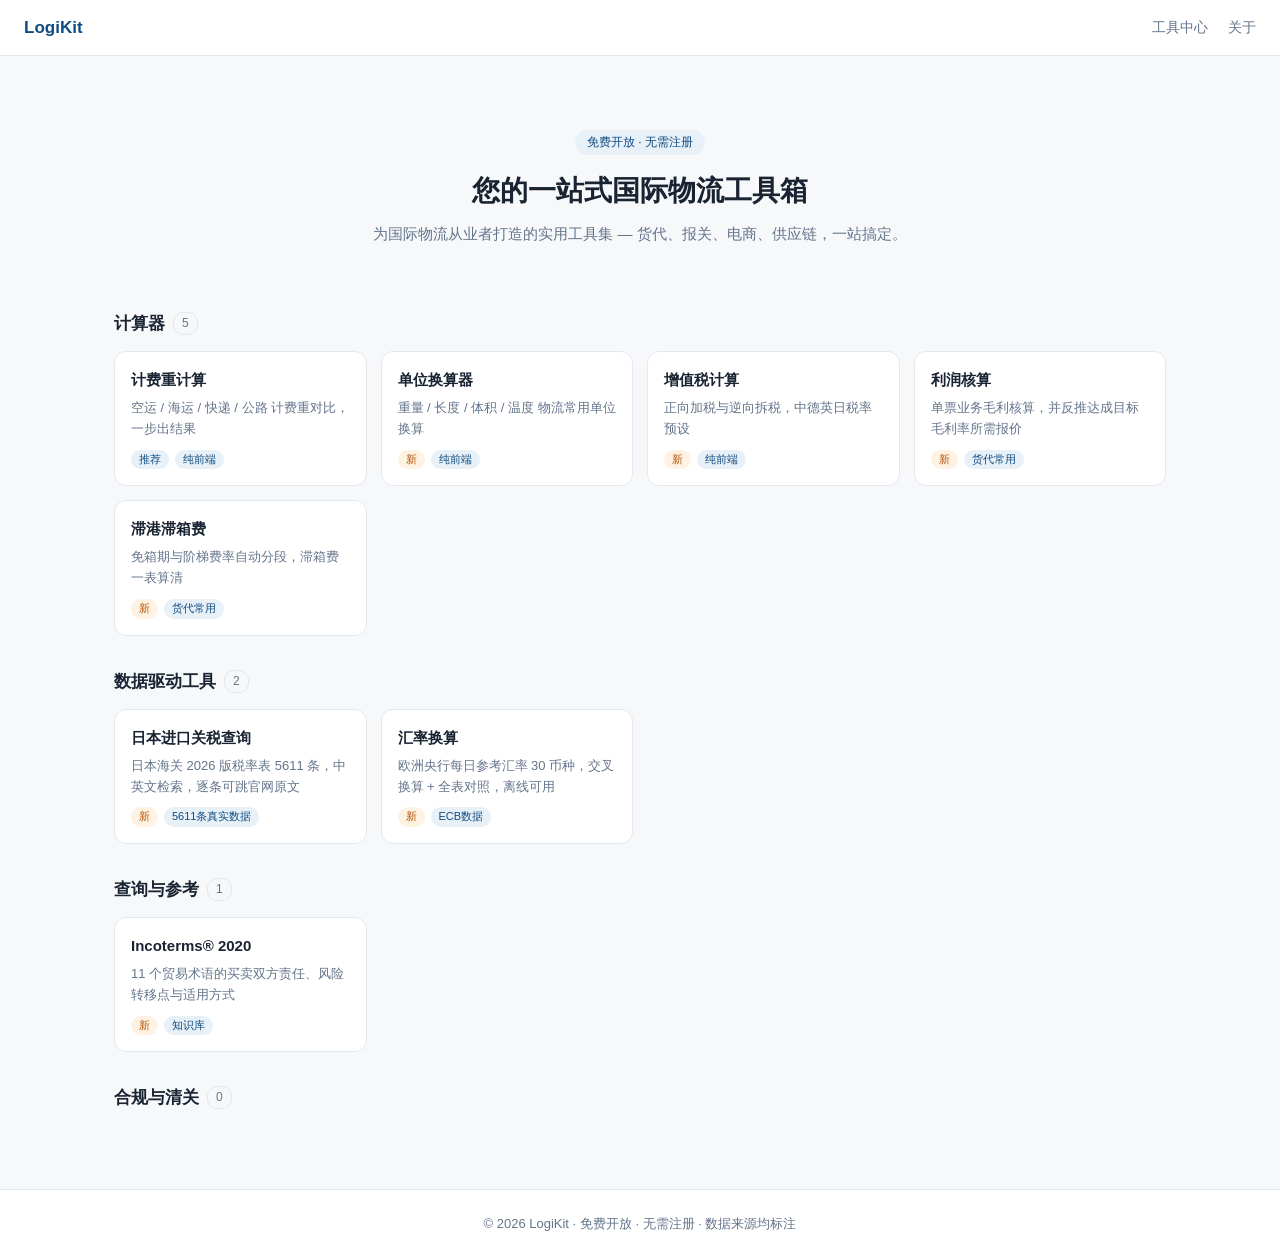
<file: index.html>
<!DOCTYPE html>
<html lang="zh">
<head>
<meta charset="UTF-8">
<meta name="viewport" content="width=device-width, initial-scale=1.0">
<title>工具中心 — LogiKit</title>
<meta name="description" content="为国际物流从业者打造的实用工具集 — 货代、报关、电商、供应链。">
<link rel="stylesheet" href="assets/css/style.css">
</head>
<body>
<div id="nav-mount"></div>

<main>
  <section class="hero">
    <div class="badge">免费开放 · 无需注册</div>
    <h1>您的一站式国际物流工具箱</h1>
    <p>为国际物流从业者打造的实用工具集 — 货代、报关、电商、供应链，一站搞定。</p>
  </section>

  <h2 class="cat-title">计算器 <span class="count">5</span></h2>
  <div class="tool-grid">
    <a class="tool-card" href="tools/charge-weight.html?lang=zh">
      <div class="t-name">计费重计算</div>
      <div class="t-desc">空运 / 海运 / 快递 / 公路 计费重对比，一步出结果</div>
      <div class="t-tags"><span class="tag">推荐</span><span class="tag">纯前端</span></div>
    </a>
    <a class="tool-card" href="tools/unit-converter.html?lang=zh">
      <div class="t-name">单位换算器</div>
      <div class="t-desc">重量 / 长度 / 体积 / 温度 物流常用单位换算</div>
      <div class="t-tags"><span class="tag new">新</span><span class="tag">纯前端</span></div>
    </a>
    <a class="tool-card" href="tools/vat-calc.html?lang=zh">
      <div class="t-name">增值税计算</div>
      <div class="t-desc">正向加税与逆向拆税，中德英日税率预设</div>
      <div class="t-tags"><span class="tag new">新</span><span class="tag">纯前端</span></div>
    </a>
    <a class="tool-card" href="tools/profit-calc.html?lang=zh">
      <div class="t-name">利润核算</div>
      <div class="t-desc">单票业务毛利核算，并反推达成目标毛利率所需报价</div>
      <div class="t-tags"><span class="tag new">新</span><span class="tag">货代常用</span></div>
    </a>
    <a class="tool-card" href="tools/demurrage-calc.html?lang=zh">
      <div class="t-name">滞港滞箱费</div>
      <div class="t-desc">免箱期与阶梯费率自动分段，滞箱费一表算清</div>
      <div class="t-tags"><span class="tag new">新</span><span class="tag">货代常用</span></div>
    </a>
  </div>

  <h2 class="cat-title">数据驱动工具 <span class="count">2</span></h2>
  <div class="tool-grid">
    <a class="tool-card" href="tools/jp-tariff.html?lang=zh">
      <div class="t-name">日本进口关税查询</div>
      <div class="t-desc">日本海关 2026 版税率表 5611 条，中英文检索，逐条可跳官网原文</div>
      <div class="t-tags"><span class="tag new">新</span><span class="tag">5611条真实数据</span></div>
    </a>
    <a class="tool-card" href="tools/forex.html?lang=zh">
      <div class="t-name">汇率换算</div>
      <div class="t-desc">欧洲央行每日参考汇率 30 币种，交叉换算 + 全表对照，离线可用</div>
      <div class="t-tags"><span class="tag new">新</span><span class="tag">ECB数据</span></div>
    </a>
  </div>

  <h2 class="cat-title">查询与参考 <span class="count">1</span></h2>
  <div class="tool-grid">
    <a class="tool-card" href="tools/incoterms.html?lang=zh">
      <div class="t-name">Incoterms® 2020</div>
      <div class="t-desc">11 个贸易术语的买卖双方责任、风险转移点与适用方式</div>
      <div class="t-tags"><span class="tag new">新</span><span class="tag">知识库</span></div>
    </a>
    <!-- 下一个：中国HS编码查询（ETL 管线，对标 hscode-v3） -->
  </div>

  <h2 class="cat-title">合规与清关 <span class="count">0</span></h2>
  <div class="tool-grid">
    <!-- 下一个：中国HS编码查询（ETL 管线，对标 hscode-v3） -->
  </div>
</main>

<div id="footer-mount"></div>
<script src="assets/js/nav.js"></script>
</body>
</html>
</file>
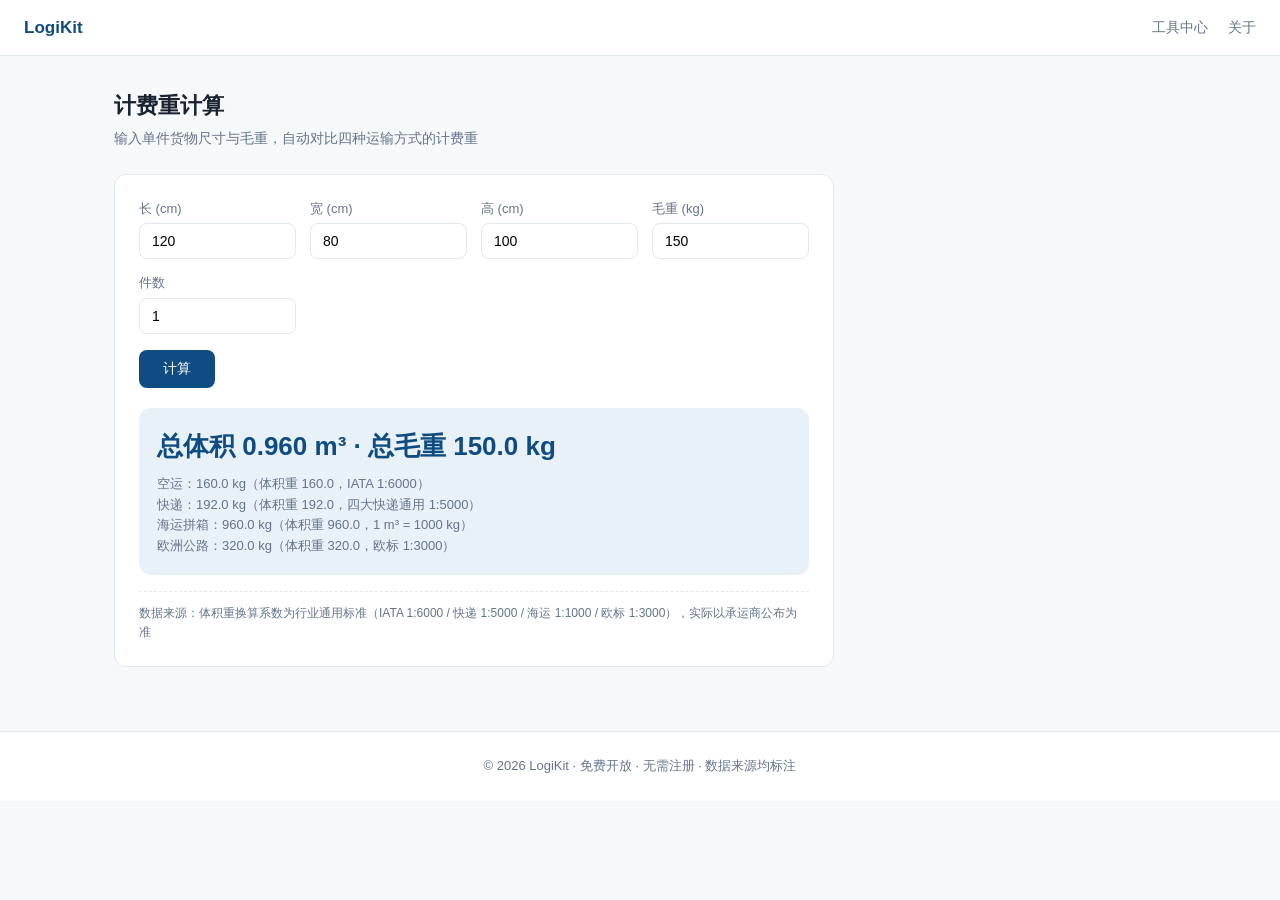
<file: tools/charge-weight.html>
<!DOCTYPE html>
<html lang="zh">
<head>
<meta charset="UTF-8">
<meta name="viewport" content="width=device-width, initial-scale=1.0">
<title>计费重计算 — LogiKit</title>
<meta name="description" content="空运/海运/快递/公路计费重计算器，输入尺寸毛重一步对比四种运输方式。">
<link rel="stylesheet" href="../assets/css/style.css">
</head>
<body>
<div id="nav-mount"></div>

<main class="tool-page">
  <h1>计费重计算</h1>
  <p class="sub">输入单件货物尺寸与毛重，自动对比四种运输方式的计费重</p>

  <div class="tool-panel">
    <div class="form-row">
      <div>
        <label>长 (cm)</label>
        <input type="number" id="len" value="120" min="0" step="0.1">
      </div>
      <div>
        <label>宽 (cm)</label>
        <input type="number" id="wid" value="80" min="0" step="0.1">
      </div>
      <div>
        <label>高 (cm)</label>
        <input type="number" id="hgt" value="100" min="0" step="0.1">
      </div>
      <div>
        <label>毛重 (kg)</label>
        <input type="number" id="wt" value="150" min="0" step="0.1">
      </div>
      <div>
        <label>件数</label>
        <input type="number" id="qty" value="1" min="1" step="1">
      </div>
    </div>
    <button class="btn" id="calc">计算</button>

    <div class="result-box" id="result">
      <div class="r-main" id="rMain"></div>
      <div class="r-detail" id="rDetail"></div>
    </div>

    <div class="data-source-note"></div>
  </div>
</main>

<div id="footer-mount"></div>
<script src="../assets/js/nav.js"></script>
<script>
// 体积重换算系数（行业通用标准）
var MODES = [
  { name: '空运',      div: 6000, note: 'IATA 1:6000' },
  { name: '快递',      div: 5000, note: '四大快递通用 1:5000' },
  { name: '海运拼箱',  div: 1000, note: '1 m³ = 1000 kg' },
  { name: '欧洲公路',  div: 3000, note: '欧标 1:3000' }
];

function calc() {
  var l = +document.getElementById('len').value || 0,
      w = +document.getElementById('wid').value || 0,
      h = +document.getElementById('hgt').value || 0,
      gw = +document.getElementById('wt').value || 0,
      q = Math.max(1, +document.getElementById('qty').value || 1);

  if (!l || !w || !h || !gw) { alert('请填写完整的尺寸和毛重'); return; }

  var volPer = l * w * h / 1e6;                 // 单件体积 m³
  var totalGW = gw * q, totalVol = volPer * q;  // 合计毛重 / 合计体积
  var lines = [];

  MODES.forEach(function (m) {
    var volW = totalVol * 1e6 / m.div;          // 该方式的体积重
    var cw = Math.max(totalGW, volW);           // 计费重 = max(毛重, 体积重)
    lines.push(m.name + '：' + cw.toFixed(1) + ' kg（体积重 ' + volW.toFixed(1) + '，' + m.note + '）');
  });

  document.getElementById('rMain').textContent =
    '总体积 ' + totalVol.toFixed(3) + ' m³ · 总毛重 ' + totalGW.toFixed(1) + ' kg';
  document.getElementById('rDetail').innerHTML = lines.join('<br>');
  document.getElementById('result').classList.add('show');
}

document.getElementById('calc').addEventListener('click', calc);
calc(); // 首次自动计算，便于用户直接看到效果

window.ockSetSource && window.ockSetSource('体积重换算系数为行业通用标准（IATA 1:6000 / 快递 1:5000 / 海运 1:1000 / 欧标 1:3000），实际以承运商公布为准');
</script>
</body>
</html>
</file>
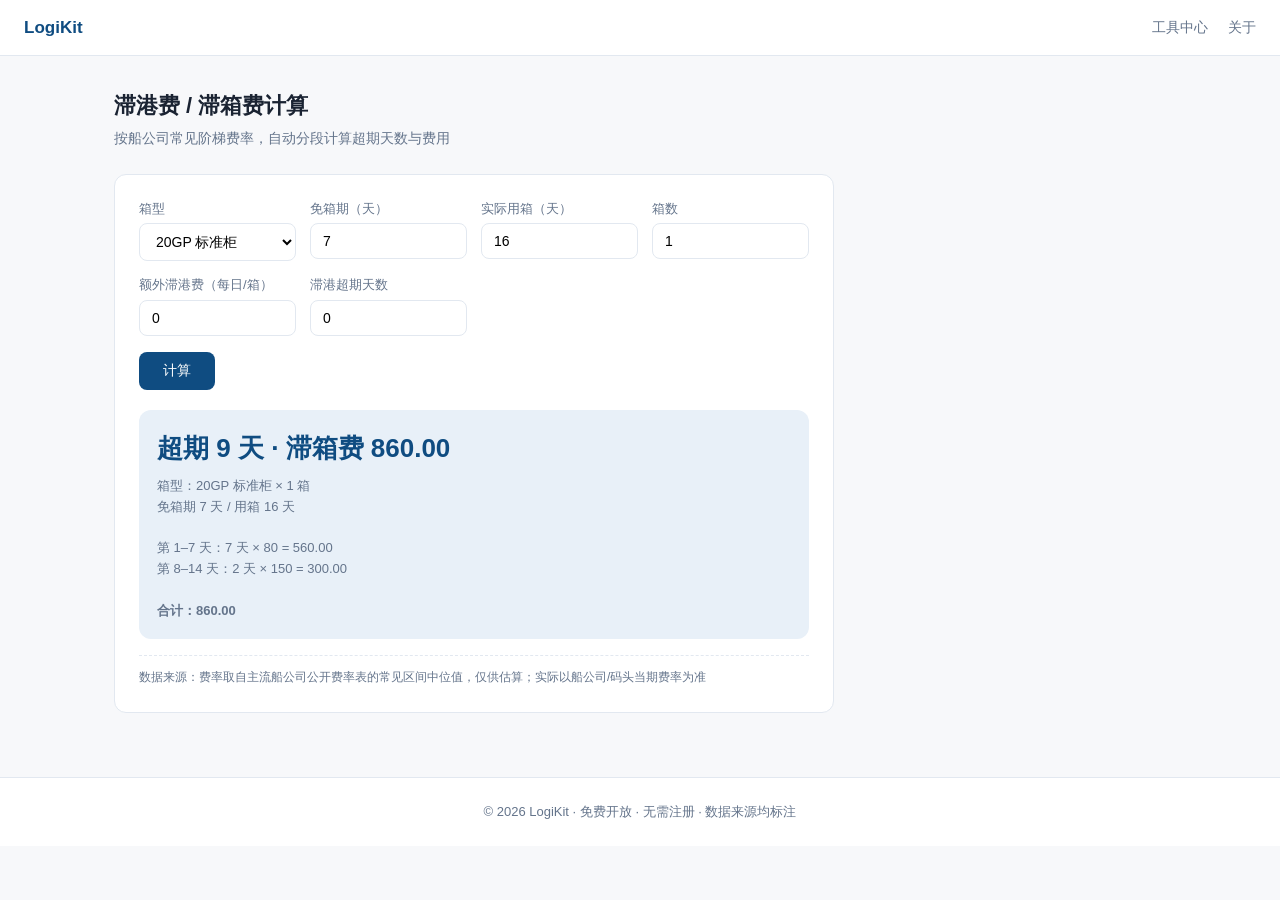
<file: tools/demurrage-calc.html>
<!DOCTYPE html>
<html lang="zh">
<head>
<meta charset="UTF-8">
<meta name="viewport" content="width=device-width, initial-scale=1.0">
<title>滞港费 / 滞箱费计算 — ZX-LogKit</title>
<meta name="description" content="集装箱免箱期与超期滞箱费阶梯计算，滞港费、滞箱费一表算清。">
<link rel="stylesheet" href="../assets/css/style.css">
</head>
<body>
<div id="nav-mount"></div>

<main class="tool-page">
  <h1>滞港费 / 滞箱费计算</h1>
  <p class="sub">按船公司常见阶梯费率，自动分段计算超期天数与费用</p>

  <div class="tool-panel">
    <div class="form-row">
      <div>
        <label>箱型</label>
        <select id="size">
          <option value="20">20GP 标准柜</option>
          <option value="40">40GP 标准柜</option>
          <option value="40hq">40HQ 高柜</option>
          <option value="45">45HQ 高柜</option>
        </select>
      </div>
      <div><label>免箱期（天）</label><input type="number" id="free" value="7" step="1"></div>
      <div><label>实际用箱（天）</label><input type="number" id="days" value="16" step="1"></div>
      <div><label>箱数</label><input type="number" id="qty" value="1" step="1"></div>
      <div><label>额外滞港费（每日/箱）</label><input type="number" id="storage" value="0" step="1"></div>
      <div><label>滞港超期天数</label><input type="number" id="sdays" value="0" step="1"></div>
    </div>
    <button class="btn" id="calc">计算</button>

    <div class="result-box show">
      <div class="r-main" id="rMain"></div>
      <div class="r-detail" id="rDetail"></div>
    </div>

    <div class="data-source-note"></div>
  </div>
</main>

<div id="footer-mount"></div>
<script src="../assets/js/nav.js"></script>
<script>
// 阶梯费率（人民币/天/箱）：[起始超期天(含), 截止天(含), 单价]，null 表示不限
// 数值为常见船公司公开区间中位值，仅作估算参考
var TIERS = {
  '20': [[1, 7, 80], [8, 14, 150], [15, null, 300]],
  '40': [[1, 7, 130], [8, 14, 250], [15, null, 480]],
  '40hq': [[1, 7, 150], [8, 14, 280], [15, null, 520]],
  '45': [[1, 7, 180], [8, 14, 330], [15, null, 600]]
};

function num(id) { return parseFloat(document.getElementById(id).value) || 0; }

function calc() {
  var size = document.getElementById('size').value;
  var free = num('free'), days = num('days'), qty = num('qty');
  var rate = num('storage'), sdays = num('sdays');
  var over = Math.max(0, days - free);

  if (over === 0) {
    document.getElementById('rMain').textContent = '未超期，免箱期内';
    document.getElementById('rDetail').innerHTML =
      '用箱 ' + days + ' 天 ≤ 免箱期 ' + free + ' 天，无需支付滞箱费<br>' +
      (sdays > 0 ? '但滞港超期 ' + sdays + ' 天：滞港费 ' + (sdays * rate * qty).toFixed(2) : '');
    return;
  }

  var tiers = TIERS[size], total = 0, lines = [], remain = over;
  tiers.forEach(function (t) {
    if (remain <= 0) return;
    var lo = t[0], hi = t[1], price = t[2];
    var span = Math.min(remain, hi === null ? remain : hi - lo + 1);
    if (span <= 0) return;
    var sub = span * price * qty;
    total += sub;
    lines.push('第 ' + lo + '–' + (hi === null ? '及以上' : hi) + ' 天：' + span + ' 天 × ' + price + ' = ' + sub.toFixed(2));
    remain -= span;
  });

  var storageTotal = sdays * rate * qty;
  document.getElementById('rMain').textContent =
    '超期 ' + over + ' 天 · 滞箱费 ' + total.toFixed(2) + (storageTotal ? ' · 滞港费 ' + storageTotal.toFixed(2) : '');
  document.getElementById('rDetail').innerHTML =
    '箱型：' + document.getElementById('size').selectedOptions[0].text + ' × ' + qty + ' 箱<br>' +
    '免箱期 ' + free + ' 天 / 用箱 ' + days + ' 天<br><br>' +
    lines.join('<br>') +
    (storageTotal ? '<br>滞港费：' + sdays + ' 天 × ' + rate + ' × ' + qty + ' = ' + storageTotal.toFixed(2) : '') +
    '<br><br><b>合计：' + (total + storageTotal).toFixed(2) + '</b>';
}

['size', 'free', 'days', 'qty', 'storage', 'sdays'].forEach(function (id) {
  document.getElementById(id).addEventListener('input', calc);
  document.getElementById(id).addEventListener('change', calc);
});
document.getElementById('calc').addEventListener('click', calc);
calc();
window.ockSetSource && window.ockSetSource('费率取自主流船公司公开费率表的常见区间中位值，仅供估算；实际以船公司/码头当期费率为准');
</script>
</body>
</html>
</file>
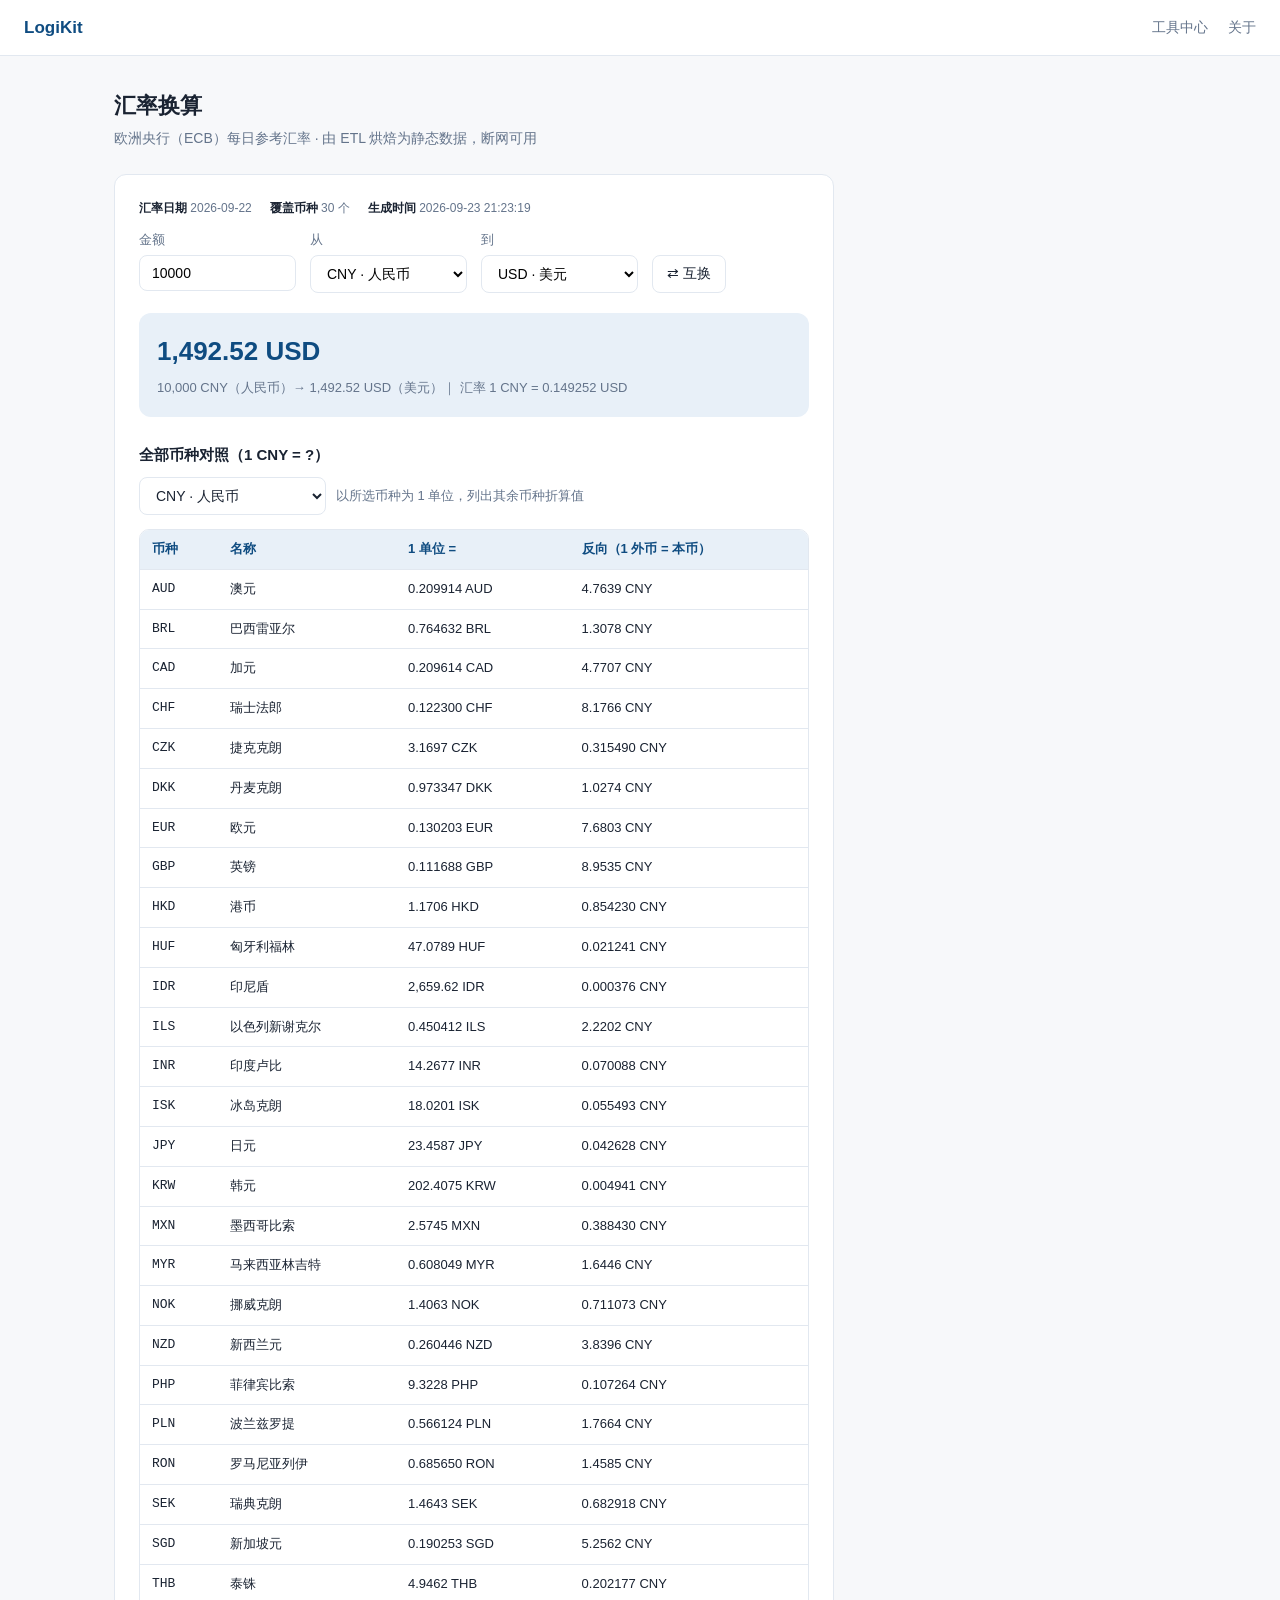
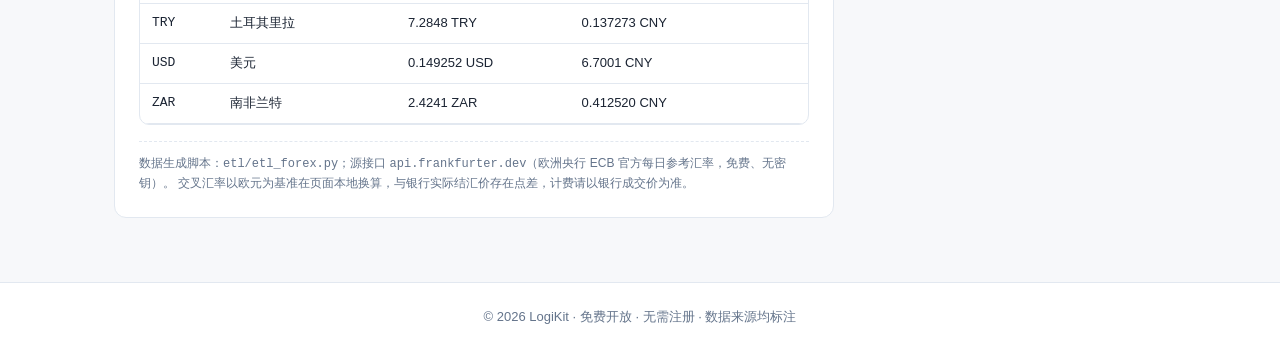
<file: tools/forex.html>
<!DOCTYPE html>
<html lang="zh">
<head>
<meta charset="UTF-8">
<meta name="viewport" content="width=device-width, initial-scale=1.0">
<title>汇率换算 — LogiKit</title>
<meta name="description" content="基于欧洲央行每日参考汇率的离线汇率换算器，30 个币种任意交叉换算，含全表对照。">
<link rel="stylesheet" href="../assets/css/style.css">
</head>
<body>
<div id="nav-mount"></div>

<main class="tool-page">
  <h1>汇率换算</h1>
  <p class="sub">欧洲央行（ECB）每日参考汇率 · 由 ETL 烘焙为静态数据，断网可用</p>

  <div class="tool-panel">
    <div class="dt-legend">
      <span><b>汇率日期</b> <span id="mDate">—</span></span>
      <span><b>覆盖币种</b> <span id="mCount">—</span> 个</span>
      <span><b>生成时间</b> <span id="mGen">—</span></span>
    </div>

    <div class="form-row">
      <div style="flex:2 1 160px">
        <label>金额</label>
        <input type="number" id="amt" value="10000" min="0" step="0.01">
      </div>
      <div>
        <label>从</label>
        <select id="from"></select>
      </div>
      <div>
        <label>到</label>
        <select id="to"></select>
      </div>
      <div style="flex:0 0 auto; display:flex; align-items:flex-end">
        <button class="btn secondary" id="swap" style="padding:9px 14px">⇄ 互换</button>
      </div>
    </div>

    <div class="result-box show" id="result">
      <div class="r-main" id="rMain">—</div>
      <div class="r-detail" id="rDetail">—</div>
    </div>

    <h3 style="margin:26px 0 10px; font-size:15px">全部币种对照（1 <span id="baseLabel">CNY</span> = ?）</h3>
    <div class="dt-toolbar">
      <select id="base"></select>
      <span class="dt-count">以所选币种为 1 单位，列出其余币种折算值</span>
    </div>
    <div class="dt-wrap">
      <table class="dt-table">
        <thead><tr><th>币种</th><th>名称</th><th>1 单位 = </th><th>反向（1 外币 = 本币）</th></tr></thead>
        <tbody id="tbody"></tbody>
      </table>
    </div>

    <div class="data-source-note">
      数据生成脚本：<code>etl/etl_forex.py</code>；源接口 <code>api.frankfurter.dev</code>（欧洲央行 ECB 官方每日参考汇率，免费、无密钥）。
      交叉汇率以欧元为基准在页面本地换算，与银行实际结汇价存在点差，计费请以银行成交价为准。
    </div>
  </div>
</main>

<div id="footer-mount"></div>
<script src="../data/FOREX_SNAPSHOT.js"></script>
<script src="../assets/js/nav.js"></script>
<script>
(function () {
  if (typeof FOREX_SNAPSHOT === 'undefined') {
    document.getElementById('rMain').textContent = '数据未加载：请运行 python3 etl/etl_forex.py';
    return;
  }
  var META = FOREX_SNAPSHOT.meta, R = FOREX_SNAPSHOT.rates,
      NAMES = FOREX_SNAPSHOT.names, CODES = FOREX_SNAPSHOT.codes;

  document.getElementById('mDate').textContent = META.date;
  document.getElementById('mCount').textContent = META.count;
  document.getElementById('mGen').textContent = META.generated_at;

  function fill(sel, pick) {
    CODES.forEach(function (c) {
      var o = document.createElement('option');
      o.value = c; o.textContent = c + ' · ' + (NAMES[c] || c);
      sel.appendChild(o);
    });
    if (pick) sel.value = pick;
  }
  var from = document.getElementById('from'), to = document.getElementById('to'),
      base = document.getElementById('base');
  fill(from, 'CNY'); fill(to, 'USD'); fill(base, 'CNY');

  // 任意交叉：经 EUR 中转。rates 全部以 EUR 为基准：1 EUR = n XXX
  function convert(amount, a, b) {
    return amount * (R[b] / R[a]);
  }

  function fmt(v) {
    if (Math.abs(v) >= 1000) return v.toLocaleString('en-US', { maximumFractionDigits: 2 });
    if (Math.abs(v) >= 1) return v.toFixed(4);
    if (Math.abs(v) >= 0.0001) return v.toFixed(6);
    return v.toExponential(4);
  }

  function doConvert() {
    var a = parseFloat(document.getElementById('amt').value) || 0;
    var f = from.value, t = to.value;
    var out = convert(a, f, t);
    var unit = convert(1, f, t);
    document.getElementById('rMain').textContent = fmt(out) + ' ' + t;
    document.getElementById('rDetail').textContent =
      fmt(a) + ' ' + f + '（' + (NAMES[f] || f) + '）→ ' +
      fmt(out) + ' ' + t + '（' + (NAMES[t] || t) + '）｜ 汇率 1 ' + f + ' = ' + fmt(unit) + ' ' + t;
  }

  function renderTable() {
    var b = base.value, tb = document.getElementById('tbody'), html = '';
    document.getElementById('baseLabel').textContent = b;
    CODES.forEach(function (c) {
      if (c === b) return;
      html += '<tr><td class="hs">' + c + '</td><td>' + (NAMES[c] || c) + '</td>'
        + '<td>' + fmt(convert(1, b, c)) + ' ' + c + '</td>'
        + '<td>' + fmt(convert(1, c, b)) + ' ' + b + '</td></tr>';
    });
    tb.innerHTML = html;
  }

  ['amt', 'from', 'to'].forEach(function (id) {
    document.getElementById(id).addEventListener('input', doConvert);
  });
  document.getElementById('swap').addEventListener('click', function () {
    var v = from.value; from.value = to.value; to.value = v; doConvert();
  });
  base.addEventListener('change', renderTable);

  doConvert();
  renderTable();
})();
</script>
</body>
</html>
</file>
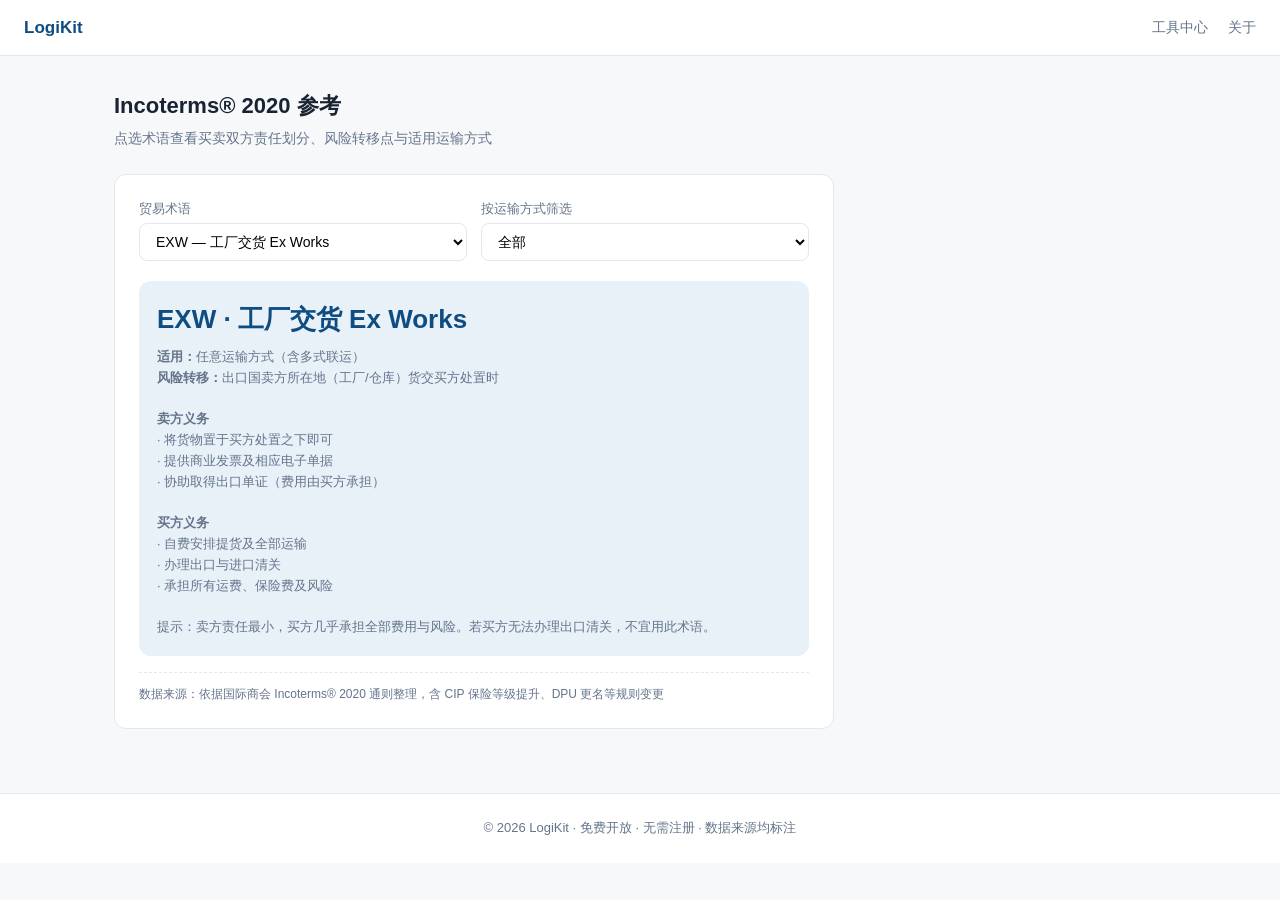
<file: tools/incoterms.html>
<!DOCTYPE html>
<html lang="zh">
<head>
<meta charset="UTF-8">
<meta name="viewport" content="width=device-width, initial-scale=1.0">
<title>Incoterms® 2020 参考 — ZX-LogKit</title>
<meta name="description" content="11个国际贸易术语详解：买卖双方责任划分、风险转移点、适用运输方式。">
<link rel="stylesheet" href="../assets/css/style.css">
</head>
<body>
<div id="nav-mount"></div>

<main class="tool-page">
  <h1>Incoterms® 2020 参考</h1>
  <p class="sub">点选术语查看买卖双方责任划分、风险转移点与适用运输方式</p>

  <div class="tool-panel">
    <div class="form-row">
      <div>
        <label>贸易术语</label>
        <select id="term"></select>
      </div>
      <div>
        <label>按运输方式筛选</label>
        <select id="filter">
          <option value="all">全部</option>
          <option value="sea">仅海运/内河</option>
          <option value="any">任意运输方式</option>
        </select>
      </div>
    </div>

    <div class="result-box show">
      <div class="r-main" id="rMain"></div>
      <div class="r-detail" id="rDetail"></div>
    </div>

    <div class="data-source-note"></div>
  </div>
</main>

<div id="footer-mount"></div>
<script src="../assets/js/nav.js"></script>
<script>
// Incoterms 2020 静态知识库（离线内置，基于国际商会官方规则整理）
var TERMS = [
  { code: 'EXW', name: '工厂交货 Ex Works', mode: 'any', risk: '出口国卖方所在地（工厂/仓库）货交买方处置时',
    sell: ['将货物置于买方处置之下即可', '提供商业发票及相应电子单据', '协助取得出口单证（费用由买方承担）'],
    buy:  ['自费安排提货及全部运输', '办理出口与进口清关', '承担所有运费、保险费及风险'],
    note: '卖方责任最小，买方几乎承担全部费用与风险。若买方无法办理出口清关，不宜用此术语。' },
  { code: 'FCA', name: '货交承运人 Free Carrier', mode: 'any', risk: '出口国指定地点货交买方指定承运人时',
    sell: ['办理出口清关', '将货物交至买方指定承运人', '提供交货凭证'],
    buy:  ['订立运输合同并支付运费', '承担交货后的一切风险', '办理进口清关'],
    note: '适用于任何运输方式（含多式联运），是现代贸易中最常用的F组术语。' },
  { code: 'FAS', name: '船边交货 Free Alongside Ship', mode: 'sea', risk: '装运港船边（如码头吊钩下）交货时',
    sell: ['办理出口清关', '将货物运至装运港买方指定船边'],
    buy:  ['订立海运合同并支付海运费', '承担船边交货后的风险', '办理装船及后续事宜'],
    note: '仅适用于海运或内河运输，THC 等码头操作费通常在 E 的组合下另行约定。' },
  { code: 'FOB', name: '装运港船上交货 Free On Board', mode: 'sea', risk: '货物在装运港装上船（2010起为"装上船"而非"越过船舷"）',
    sell: ['办理出口清关', '承担货物装上船前的一切费用与风险', '提供已装船提单与商业发票'],
    buy:  ['租船订舱并支付运费', '承担货物装上船后的风险', '办理进口清关与进口税费'],
    note: '海运集装箱货物建议用 FCA — FOB 下卖方可能额外承担至装船的码头费用。' },
  { code: 'CFR', name: '成本加运费 Cost and Freight', mode: 'sea', risk: '装运港装上船时（风险划分同FOB，但运费由卖方付）',
    sell: ['订立并支付至目的港的海运费', '办理出口清关', '承担装船前风险'],
    buy:  ['承担装船后的运输风险', '自行投保货物运输险', '办理进口清关'],
    note: '卖方付运费但风险在装船时转移 —— 买方务必自行投保，保险理赔可能有纠纷。' },
  { code: 'CIF', name: '成本、保险费加运费 Cost Insurance Freight', mode: 'sea', risk: '装运港装上船时（与CFR一致）',
    sell: ['支付海运费', '办理最低险别（协会货物条款C）货运保险', '办理出口清关'],
    buy:  ['承担装船后的其余风险', '如需更高险别需另行约定', '办理进口清关'],
    note: '卖方只需投保最低险别，货物出险往往保障不足，建议买方追加投保。' },
  { code: 'CPT', name: '运费付至 Carriage Paid To', mode: 'any', risk: '将货物交付第一承运人时',
    sell: ['支付至指定目的地的运费', '办理出口清关', '承担交货给承运人前的风险'],
    buy:  ['承担交货后的一切风险', '自行投保', '办理进口清关'],
    note: 'CFR 的多式联运版本，适用于空运、铁路、公路及多式联运。' },
  { code: 'CIP', name: '运费、保险费付至 Carriage Insurance Paid To', mode: 'any', risk: '将货物交付第一承运人时',
    sell: ['支付至目的地的运费', '办理货物保险（Incoterms2020 要求提高到协会货物条款A）', '办理出口清关'],
    buy:  ['承担交货后的其余风险', '办理进口清关及进口税费'],
    note: '2020 版最大的改动之一：CIP 的保险等级由 C 条款提升到 A 条款（最高保障）。' },
  { code: 'DAP', name: '目的地交货 Delivered At Place', mode: 'any', risk: '目的地指定地点、卸货前交由买方处置时',
    sell: ['承担至目的地的一切运费与风险', '办理出口清关', '协助（非义务）进口清关'],
    buy:  ['承担卸货费（除非另有约定）', '办理进口清关并支付进口税费'],
    note: '卖方承担运输全程风险，但不负责进口清关与税费。' },
  { code: 'DPU', name: '目的地卸货后交货 Delivered At Place Unloaded', mode: 'any', risk: '目的地卸货完成时',
    sell: ['承担运费至目的地并负责卸货', '承担卸货前的风险', '办理出口清关'],
    buy:  ['办理进口清关与税费', '承担卸货后风险'],
    note: '2020 版新名称，替代 2010 的 DAT，是唯一要求卖方卸货的术语。' },
  { code: 'DDP', name: '完税后交货 Delivered Duty Paid', mode: 'any', risk: '目的地指定地点交由买方处置时',
    sell: ['承担全部运费、风险及费用', '办理出口与进口清关', '支付进口关税与税费'],
    buy:  ['仅需卸货提走货物（除非另有约定）', '承担交货后的风险'],
    note: '卖方责任最大。若卖方无法办理进口清关或取得进口许可，不宜使用 DDP。' }
];

function fill(filter) {
  var list = TERMS.filter(function (t) { return filter === 'all' || t.mode === filter; });
  document.getElementById('term').innerHTML = list.map(function (t) {
    return '<option value="' + t.code + '">' + t.code + ' — ' + t.name + '</option>';
  }).join('');
  return list;
}

function render() {
  var code = document.getElementById('term').value;
  var t = TERMS.filter(function (x) { return x.code === code; })[0];
  if (!t) return;
  document.getElementById('rMain').textContent = t.code + ' · ' + t.name;
  document.getElementById('rDetail').innerHTML =
    '<b>适用：</b>' + (t.mode === 'sea' ? '海运及内河运输' : '任意运输方式（含多式联运）') + '<br>' +
    '<b>风险转移：</b>' + t.risk + '<br><br>' +
    '<b>卖方义务</b><br>' + t.sell.map(function (s) { return '· ' + s; }).join('<br>') + '<br><br>' +
    '<b>买方义务</b><br>' + t.buy.map(function (b) { return '· ' + b; }).join('<br>') + '<br><br>' +
    '<span style="color:#64748b">提示：' + t.note + '</span>';
}

document.getElementById('filter').addEventListener('change', function () { fill(this.value); render(); });
document.getElementById('term').addEventListener('change', render);
fill('all'); render();
window.ockSetSource && window.ockSetSource('依据国际商会 Incoterms® 2020 通则整理，含 CIP 保险等级提升、DPU 更名等规则变更');
</script>
</body>
</html>
</file>
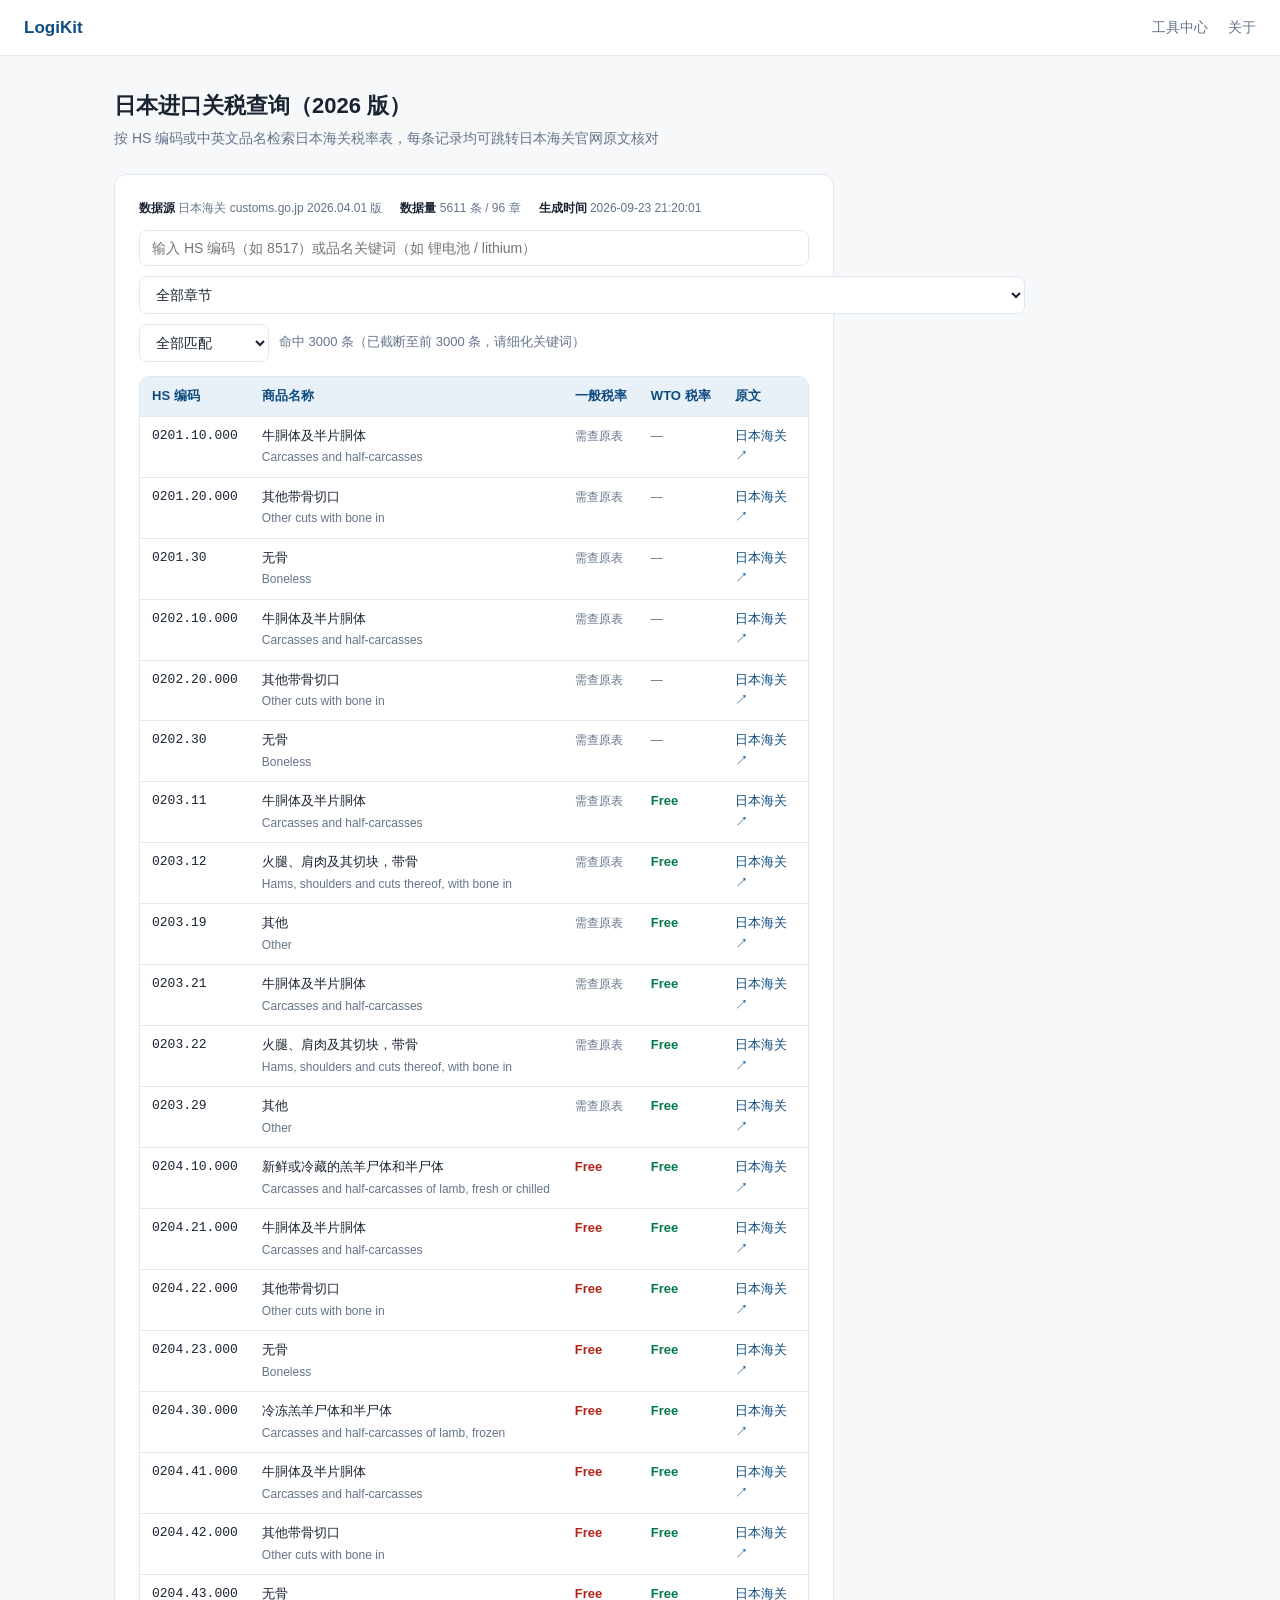
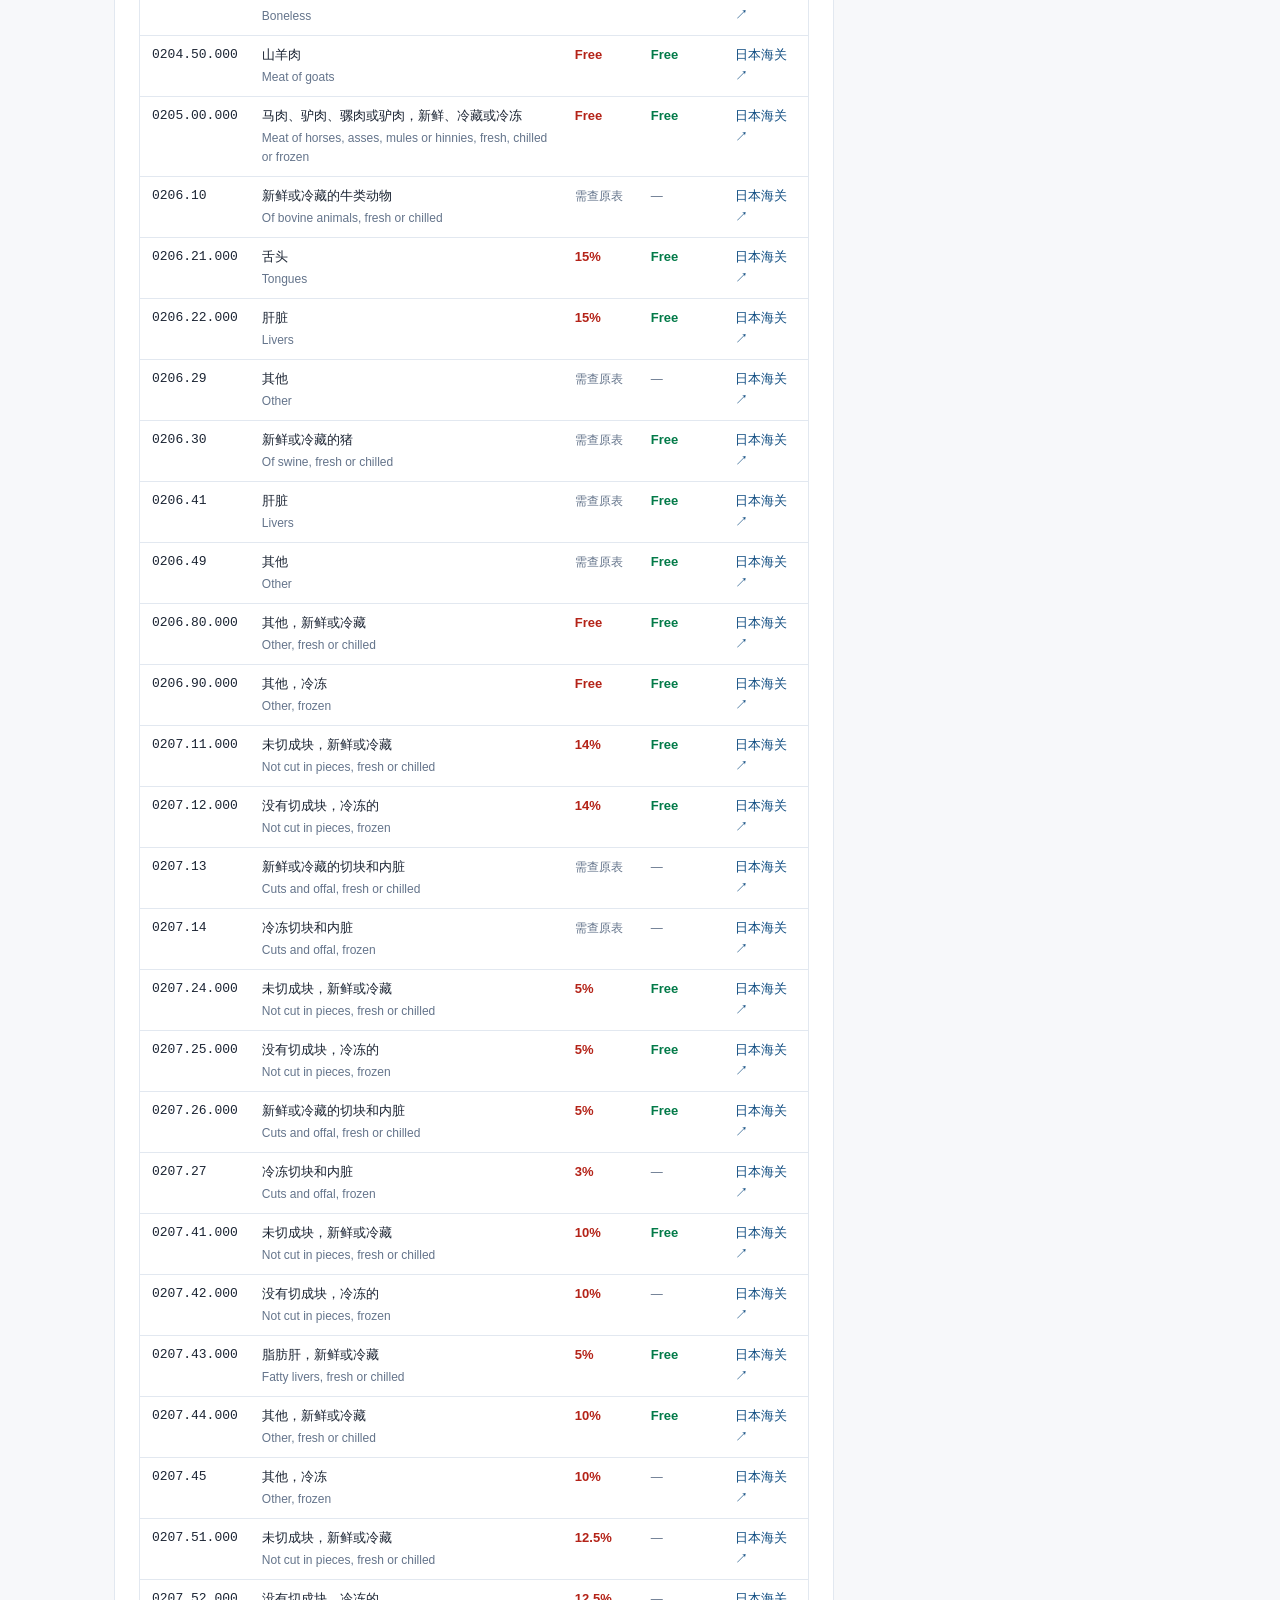
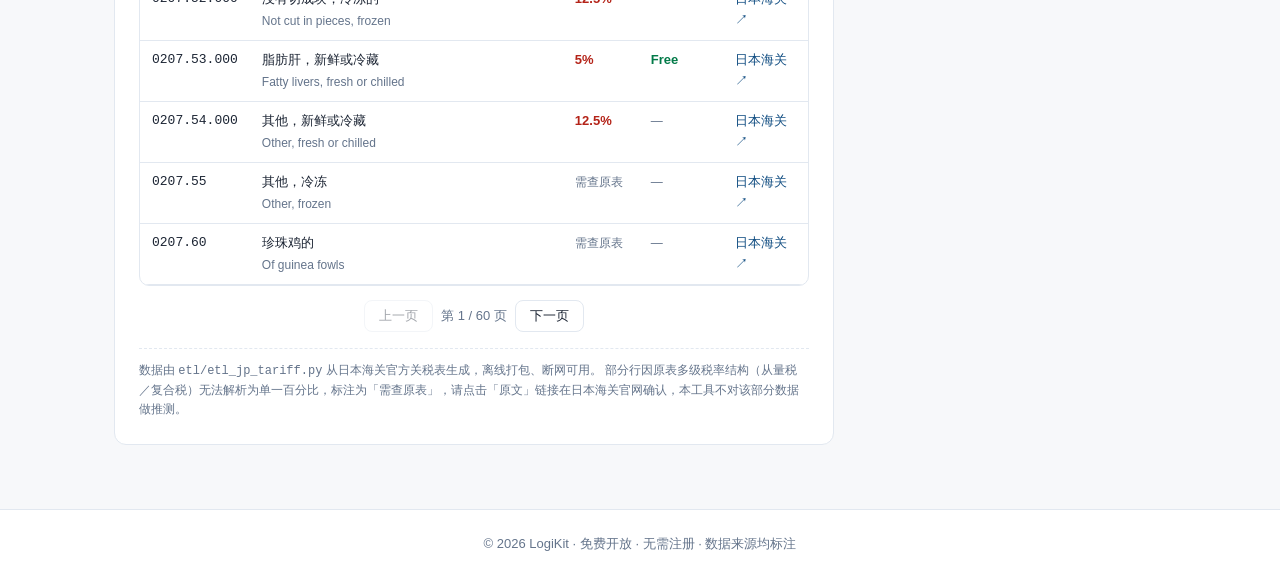
<file: tools/jp-tariff.html>
<!DOCTYPE html>
<html lang="zh">
<head>
<meta charset="UTF-8">
<meta name="viewport" content="width=device-width, initial-scale=1.0">
<title>日本进口关税查询（2026版） — LogiKit</title>
<meta name="description" content="日本海关 2026 版进口关税表全文检索，5611 条 HS 编码，含中文品名、一般税率与 WTO 协定税率，逐条可跳官网核对。">
<link rel="stylesheet" href="../assets/css/style.css">
</head>
<body>
<div id="nav-mount"></div>

<main class="tool-page">
  <h1>日本进口关税查询（2026 版）</h1>
  <p class="sub">按 HS 编码或中英文品名检索日本海关税率表，每条记录均可跳转日本海关官网原文核对</p>

  <div class="tool-panel">
    <div class="dt-legend">
      <span><b>数据源</b> 日本海关 customs.go.jp 2026.04.01 版</span>
      <span><b>数据量</b> <span id="mTotal">—</span> 条 / <span id="mChapters">—</span> 章</span>
      <span><b>生成时间</b> <span id="mGen">—</span></span>
    </div>

    <div class="dt-toolbar">
      <input type="search" id="q" placeholder="输入 HS 编码（如 8517）或品名关键词（如 锂电池 / lithium）" autocomplete="off">
      <select id="chapter"><option value="">全部章节</option></select>
      <select id="mode">
        <option value="all">全部匹配</option>
        <option value="hs">仅 HS 编码</option>
        <option value="kw">仅品名关键词</option>
      </select>
      <span class="dt-count" id="count">—</span>
    </div>

    <div class="dt-wrap">
      <table class="dt-table">
        <thead>
          <tr>
            <th>HS 编码</th>
            <th>商品名称</th>
            <th>一般税率</th>
            <th>WTO 税率</th>
            <th>原文</th>
          </tr>
        </thead>
        <tbody id="tbody"></tbody>
      </table>
    </div>

    <div class="dt-pager">
      <button id="prev">上一页</button>
      <span class="pn" id="pn">—</span>
      <button id="next">下一页</button>
    </div>

    <div class="data-source-note">
      数据由 <code>etl/etl_jp_tariff.py</code> 从日本海关官方关税表生成，离线打包、断网可用。
      部分行因原表多级税率结构（从量税／复合税）无法解析为单一百分比，标注为「需查原表」，请点击「原文」链接在日本海关官网确认，本工具不对该部分数据做推测。
    </div>
  </div>
</main>

<div id="footer-mount"></div>
<script src="../data/JP_TARIFF.js"></script>
<script src="../assets/js/nav.js"></script>
<script>
(function () {
  if (typeof JP_TARIFF === 'undefined') {
    document.getElementById('tbody').innerHTML =
      '<tr><td colspan="5" class="dt-empty">数据文件未加载：请确认 data/JP_TARIFF.js 存在（运行 python3 etl/etl_jp_tariff.py 生成）</td></tr>';
    return;
  }

  var META = JP_TARIFF.meta, ROWS = JP_TARIFF.rows, CH = JP_TARIFF.chapters;
  var PAGE_SIZE = 50, page = 0, filtered = [];

  document.getElementById('mTotal').textContent = META.total;
  document.getElementById('mChapters').textContent = META.chapters;
  document.getElementById('mGen').textContent = META.generated_at;

  // 章节下拉
  var sel = document.getElementById('chapter');
  Object.keys(CH).map(Number).sort(function (a, b) { return a - b; }).forEach(function (n) {
    var o = document.createElement('option');
    o.value = n;
    o.textContent = '第' + (n < 10 ? '0' + n : n) + '章 · ' + CH[String(n)];
    sel.appendChild(o);
  });

  function officialUrl(row) {
    var n = row[7];
    return META.source_url.replace('index.htm', 'data/e_' + (n < 10 ? '0' + n : n) + '.htm');
  }

  function cellRate(v, raw) {
    if (v) {
      return '<span class="rate-' + (arguments[2] || 'gen') + '">' + v + '</span>';
    }
    if (!raw) return '<span class="rate-na">—</span>';
    return '<span class="rate-na" title="' + raw.replace(/"/g, '&quot;') + '">需查原表</span>';
  }

  function esc(s) {
    return String(s).replace(/&/g, '&amp;').replace(/</g, '&lt;').replace(/>/g, '&gt;').replace(/"/g, '&quot;');
  }

  function match(row, q, mode) {
    if (!q) return true;
    if (/^[0-9.]+$/.test(q) && mode !== 'kw') {
      return row[0].indexOf(q.replace(/\./g, '')) === 0;
    }
    if (mode === 'hs') return row[0].indexOf(q.replace(/\./g, '')) === 0;
    return row[2].indexOf(q) >= 0 || row[3].toLowerCase().indexOf(q) >= 0;
  }

  function search() {
    var raw = document.getElementById('q').value.trim();
    var q = raw.replace(/\./g, '');
    var ch = document.getElementById('chapter').value;
    var mode = document.getElementById('mode').value;

    filtered = [];
    for (var i = 0; i < ROWS.length; i++) {
      var r = ROWS[i];
      if (ch && String(r[7]) !== ch) continue;
      if (!match(r, q, mode)) continue;
      filtered.push(r);
      if (filtered.length >= 3000) break; // 渲染上限，保护浏览器
    }
    page = 0;
    document.getElementById('count').textContent =
      '命中 ' + filtered.length + ' 条' + (filtered.length >= 3000 ? '（已截断至前 3000 条，请细化关键词）' : '');
    render();
  }

  function render() {
    var tb = document.getElementById('tbody');
    if (!filtered.length) {
      tb.innerHTML = '<tr><td colspan="5" class="dt-empty">没有匹配的记录，换个关键词试试</td></tr>';
      document.getElementById('pn').textContent = '0 / 0';
      return;
    }
    var start = page * PAGE_SIZE;
    var slice = filtered.slice(start, start + PAGE_SIZE);
    var html = '';
    for (var i = 0; i < slice.length; i++) {
      var r = slice[i];
      html += '<tr>'
        + '<td class="hs">' + esc(r[1]) + '</td>'
        + '<td>' + esc(r[2]) + '<span class="desc-en">' + esc(r[3]) + '</span></td>'
        + '<td>' + (r[4] ? '<span class="rate-gen">' + esc(r[4]) + '</span>'
                        : '<span class="rate-na" title="' + esc(r[6]) + '">需查原表</span>') + '</td>'
        + '<td>' + (r[5] ? '<span class="rate-wto">' + esc(r[5]) + '</span>'
                        : '<span class="rate-na">—</span>') + '</td>'
        + '<td><a href="' + officialUrl(r) + '" target="_blank" rel="noopener">日本海关 ↗</a></td>'
        + '</tr>';
    }
    tb.innerHTML = html;
    var pages = Math.ceil(filtered.length / PAGE_SIZE);
    document.getElementById('pn').textContent = '第 ' + (page + 1) + ' / ' + pages + ' 页';
    document.getElementById('prev').disabled = (page === 0);
    document.getElementById('next').disabled = (page >= pages - 1);
  }

  document.getElementById('q').addEventListener('input', search);
  document.getElementById('chapter').addEventListener('change', search);
  document.getElementById('mode').addEventListener('change', search);
  document.getElementById('prev').addEventListener('click', function () { if (page > 0) { page--; render(); } });
  document.getElementById('next').addEventListener('click', function () {
    if (page < Math.ceil(filtered.length / PAGE_SIZE) - 1) { page++; render(); }
  });

  search(); // 首屏默认展示全部
})();
</script>
</body>
</html>
</file>
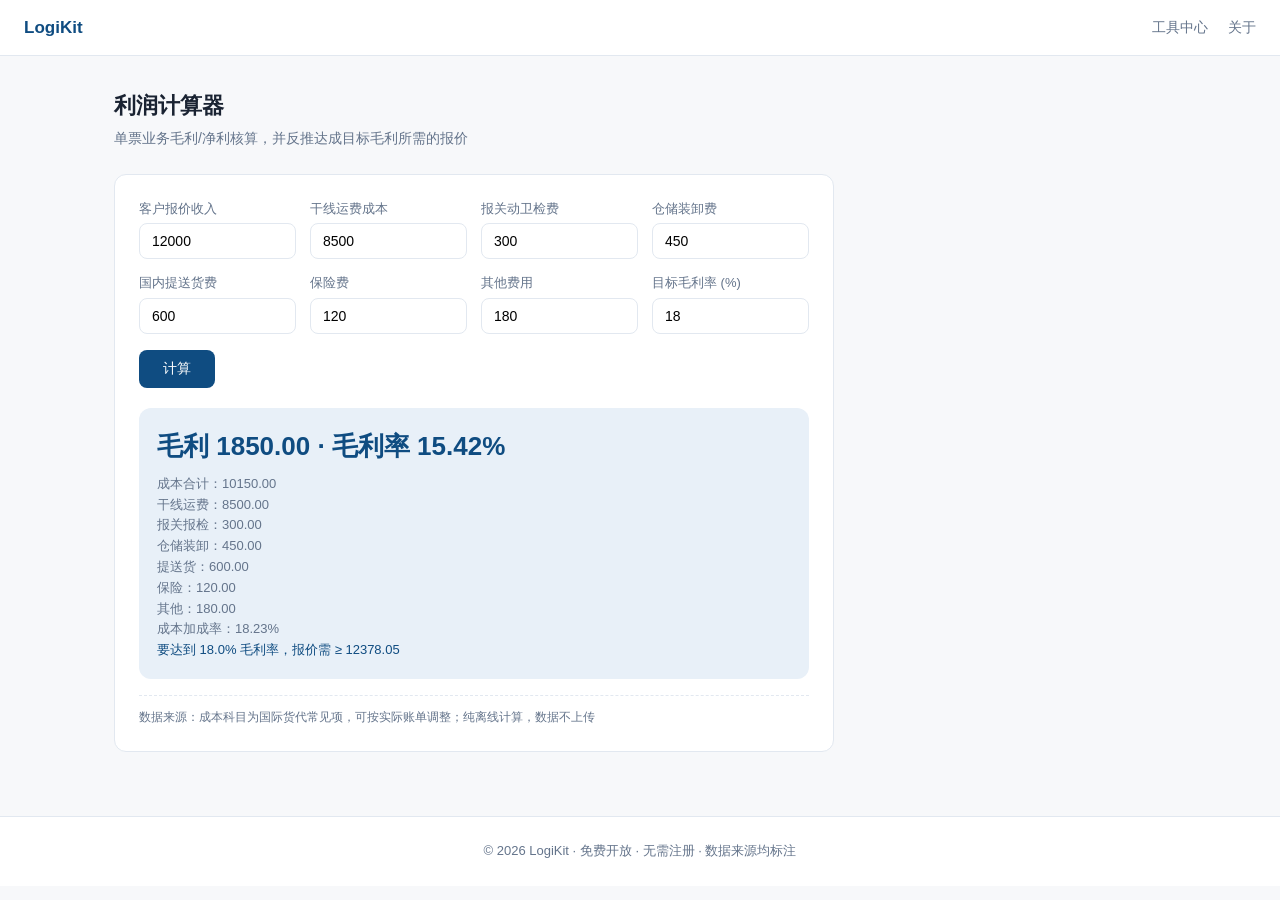
<file: tools/profit-calc.html>
<!DOCTYPE html>
<html lang="zh">
<head>
<meta charset="UTF-8">
<meta name="viewport" content="width=device-width, initial-scale=1.0">
<title>利润计算器 — ZX-LogKit</title>
<meta name="description" content="货代单票利润核算：多项成本汇总、毛利率、反推报价。">
<link rel="stylesheet" href="../assets/css/style.css">
</head>
<body>
<div id="nav-mount"></div>

<main class="tool-page">
  <h1>利润计算器</h1>
  <p class="sub">单票业务毛利/净利核算，并反推达成目标毛利所需的报价</p>

  <div class="tool-panel">
    <div class="form-row">
      <div><label>客户报价收入</label><input type="number" id="rev" value="12000" step="0.01"></div>
      <div><label>干线运费成本</label><input type="number" id="c1" value="8500" step="0.01"></div>
      <div><label>报关动卫检费</label><input type="number" id="c2" value="300" step="0.01"></div>
      <div><label>仓储装卸费</label><input type="number" id="c3" value="450" step="0.01"></div>
      <div><label>国内提送货费</label><input type="number" id="c4" value="600" step="0.01"></div>
      <div><label>保险费</label><input type="number" id="c5" value="120" step="0.01"></div>
      <div><label>其他费用</label><input type="number" id="c6" value="180" step="0.01"></div>
      <div><label>目标毛利率 (%)</label><input type="number" id="target" value="18" step="0.1"></div>
    </div>
    <button class="btn" id="calc">计算</button>

    <div class="result-box show">
      <div class="r-main" id="rMain"></div>
      <div class="r-detail" id="rDetail"></div>
    </div>

    <div class="data-source-note"></div>
  </div>
</main>

<div id="footer-mount"></div>
<script src="../assets/js/nav.js"></script>
<script>
function num(id) { return parseFloat(document.getElementById(id).value) || 0; }

function calc() {
  var rev = num('rev');
  var costs = { 干线运费: num('c1'), 报关报检: num('c2'), 仓储装卸: num('c3'), 提送货: num('c4'), 保险: num('c5'), 其他: num('c6') };
  var total = 0, detail = [];
  for (var k in costs) { total += costs[k]; detail.push(k + '：' + costs[k].toFixed(2)); }

  var gross = rev - total;
  var margin = rev > 0 ? (gross / rev * 100) : 0;
  var markup = total > 0 ? (gross / total * 100) : 0;
  var t = num('target');
  var needPrice = t >= 100 ? Infinity : (t < 0 ? 0 : total / (1 - t / 100));

  document.getElementById('rMain').textContent =
    '毛利 ' + gross.toFixed(2) + ' · 毛利率 ' + margin.toFixed(2) + '%';
  document.getElementById('rDetail').innerHTML =
    '成本合计：' + total.toFixed(2) + '<br>' +
    detail.join('<br>') + '<br>' +
    '成本加成率：' + markup.toFixed(2) + '%<br>' +
    '<span style="color:#0f4c81">要达到 ' + t.toFixed(1) + '% 毛利率，报价需 ≥ ' +
    (isFinite(needPrice) ? needPrice.toFixed(2) : '无法达成') + '</span>';
}

['rev', 'c1', 'c2', 'c3', 'c4', 'c5', 'c6', 'target'].forEach(function (id) {
  document.getElementById(id).addEventListener('input', calc);
});
document.getElementById('calc').addEventListener('click', calc);
calc();
window.ockSetSource && window.ockSetSource('成本科目为国际货代常见项，可按实际账单调整；纯离线计算，数据不上传');
</script>
</body>
</html>
</file>
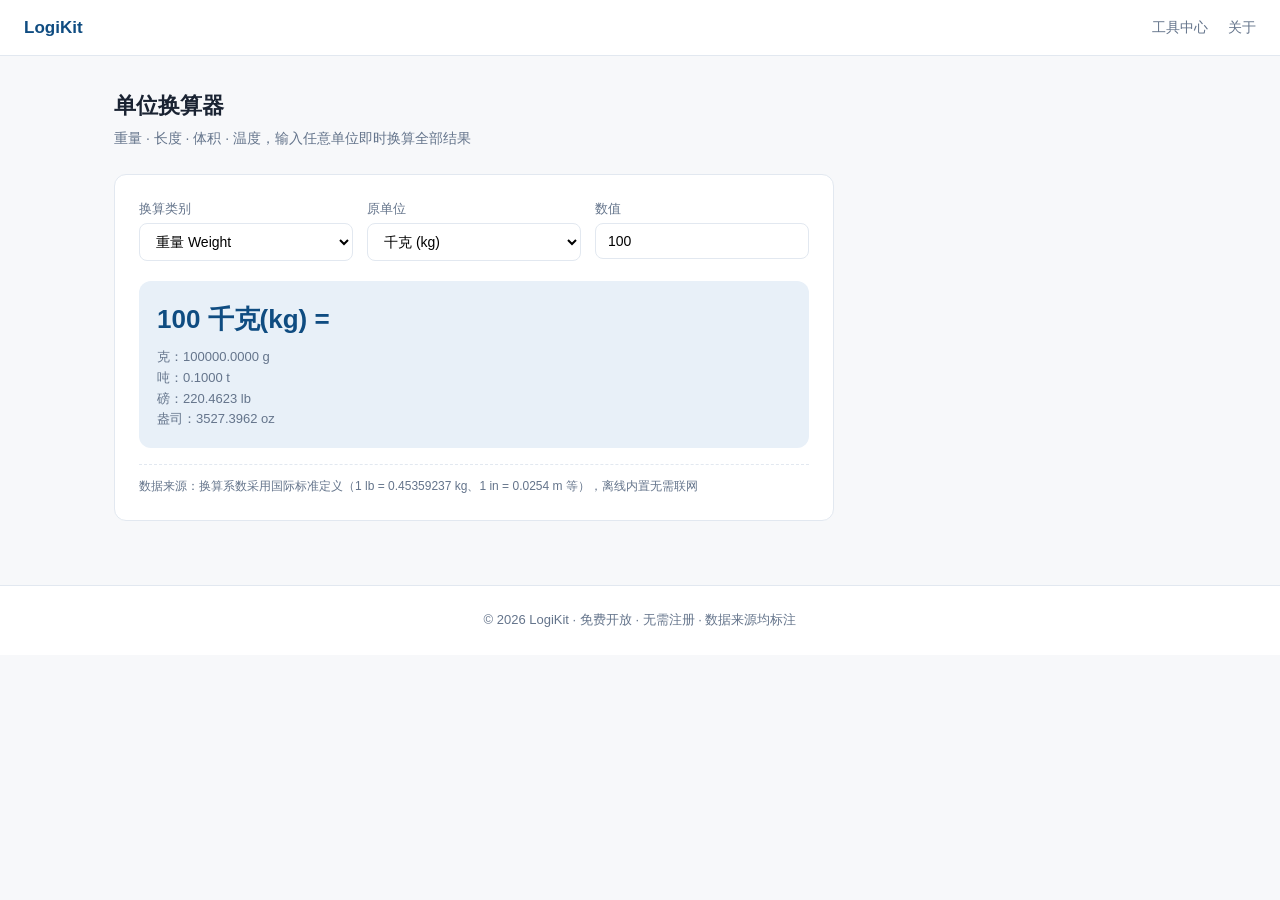
<file: tools/unit-converter.html>
<!DOCTYPE html>
<html lang="zh">
<head>
<meta charset="UTF-8">
<meta name="viewport" content="width=device-width, initial-scale=1.0">
<title>单位换算器 — ZX-LogKit</title>
<meta name="description" content="重量/长度/体积/温度/重量换算，物流常用单位一键换算。">
<link rel="stylesheet" href="../assets/css/style.css">
</head>
<body>
<div id="nav-mount"></div>

<main class="tool-page">
  <h1>单位换算器</h1>
  <p class="sub">重量 · 长度 · 体积 · 温度，输入任意单位即时换算全部结果</p>

  <div class="tool-panel">
    <div class="form-row">
      <div>
        <label>换算类别</label>
        <select id="cat">
          <option value="weight">重量 Weight</option>
          <option value="length">长度 Length</option>
          <option value="volume">体积 Volume</option>
          <option value="temp">温度 Temperature</option>
        </select>
      </div>
      <div>
        <label>原单位</label>
        <select id="from"></select>
      </div>
      <div>
        <label>数值</label>
        <input type="number" id="val" value="100" step="any">
      </div>
    </div>

    <div class="result-box show">
      <div class="r-main" id="rMain">100 千克(kg) =</div>
      <div class="r-detail" id="rDetail"></div>
    </div>

    <div class="data-source-note"></div>
  </div>
</main>

<div id="footer-mount"></div>
<script src="../assets/js/nav.js"></script>
<script>
// 换算表：以各单位的基准值（该单位等于多少基准单位）表示，全部离线内置
var CATS = {
  weight: {
    base: 'kg',
    units: [
      ['kg', '千克', 1],
      ['g', '克', 0.001],
      ['t', '吨', 1000],
      ['lb', '磅', 0.45359237],
      ['oz', '盎司', 0.028349523]
    ]
  },
  length: {
    base: 'm',
    units: [
      ['m', '米', 1],
      ['cm', '厘米', 0.01],
      ['mm', '毫米', 0.001],
      ['in', '英寸', 0.0254],
      ['ft', '英尺', 0.3048]
    ]
  },
  volume: {
    base: 'm3',
    units: [
      ['m3', '立方米', 1],
      ['L', '升', 0.001],
      ['ft3', '立方英尺', 0.0283168],
      ['in3', '立方英寸', 0.0000163871],
      ['gal', '美加仑', 0.00378541]
    ]
  },
  temp: {
    base: 'C',
    units: [['C', '摄氏度', null], ['F', '华氏度', null], ['K', '开尔文', null]]
  }
};

function fill(src, dst) {
  options = CATS[dst].units.map(function (u, i) {
    return '<option value="' + u[0] + '"' + (i === 0 ? ' selected' : '') + '>' + u[1] + ' (' + u[0] + ')</option>';
  }).join('');
  document.getElementById(src).innerHTML = options;
}

function convert() {
  var cat = document.getElementById('cat').value;
  var from = document.getElementById('from').value;
  var v = parseFloat(document.getElementById('val').value);
  if (isNaN(v)) { document.getElementById('rDetail').textContent = '请输入有效数值'; return; }

  var meta = CATS[cat], lines = [], label = '';

  if (cat === 'temp') {
    // 温度换算：先统一换算到摄氏度
    var c = from === 'C' ? v : (from === 'F' ? (v - 32) * 5 / 9 : v - 273.15);
    var vals = { C: c, F: c * 9 / 5 + 32, K: c + 273.15 };
    label = v + ' ' + from + ' =';
    meta.units.forEach(function (u) {
      if (u[0] !== from) lines.push(u[1] + '：' + vals[u[0]].toFixed(2) + ' ' + u[0]);
    });
  } else {
    var factor = meta.units.filter(function (u) { return u[0] === from; })[0][2];
    var baseVal = v * factor;
    var fromLabel = meta.units.filter(function (u) { return u[0] === from; })[0][1];
    label = v + ' ' + fromLabel + '(' + from + ') =';
    meta.units.forEach(function (u) {
      if (u[0] !== from) {
        var r = baseVal / u[2];
        lines.push(u[1] + '：' + r.toFixed(r < 0.01 ? 6 : 4) + ' ' + u[0]);
      }
    });
  }

  document.getElementById('rMain').textContent = label;
  document.getElementById('rDetail').innerHTML = lines.join('<br>');
}

document.getElementById('cat').addEventListener('change', function () {
  fill('from', this.value);
  convert();
});
document.getElementById('from').addEventListener('change', convert);
document.getElementById('val').addEventListener('input', convert);

fill('from', 'weight');
convert();

window.ockSetSource && window.ockSetSource('换算系数采用国际标准定义（1 lb = 0.45359237 kg、1 in = 0.0254 m 等），离线内置无需联网');
</script>
</body>
</html>
</file>
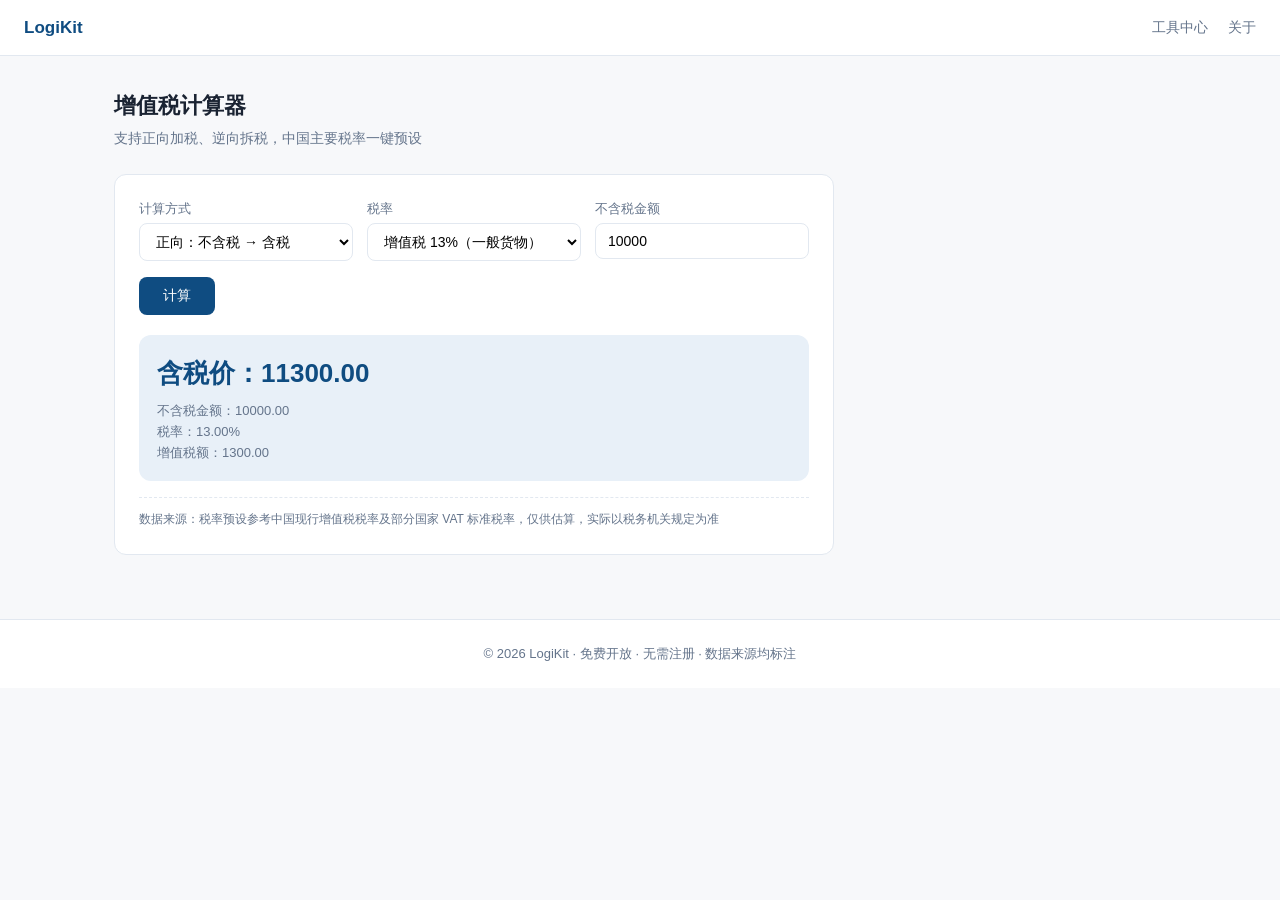
<file: tools/vat-calc.html>
<!DOCTYPE html>
<html lang="zh">
<head>
<meta charset="UTF-8">
<meta name="viewport" content="width=device-width, initial-scale=1.0">
<title>增值税计算器 — ZX-LogKit</title>
<meta name="description" content="增值税正向/逆向计算，含价外税、不含价拆解与快速税率预设。">
<link rel="stylesheet" href="../assets/css/style.css">
</head>
<body>
<div id="nav-mount"></div>

<main class="tool-page">
  <h1>增值税计算器</h1>
  <p class="sub">支持正向加税、逆向拆税，中国主要税率一键预设</p>

  <div class="tool-panel">
    <div class="form-row">
      <div>
        <label>计算方式</label>
        <select id="dir">
          <option value="fwd">正向：不含税 → 含税</option>
          <option value="rev">逆向：含税 → 不含税</option>
        </select>
      </div>
      <div>
        <label>税率</label>
        <select id="preset">
          <option value="13">增值税 13%（一般货物）</option>
          <option value="9">增值税 9%（运输/建筑等）</option>
          <option value="6">增值税 6%（现代服务）</option>
          <option value="3">征收率 3%（小规模纳税人）</option>
          <option value="19">德国 VAT 19%</option>
          <option value="21">荷兰 VAT 21%</option>
          <option value="20">英国 VAT 20%</option>
          <option value="10">日本 消费税 10%</option>
          <option value="custom">自定义…</option>
        </select>
      </div>
      <div id="customWrap" style="display:none">
        <label>自定义税率 (%)</label>
        <input type="number" id="custom" value="13" step="0.01">
      </div>
      <div>
        <label id="amountLabel">不含税金额</label>
        <input type="number" id="amount" value="10000" step="0.01">
      </div>
    </div>
    <button class="btn" id="calc">计算</button>

    <div class="result-box show">
      <div class="r-main" id="rMain"></div>
      <div class="r-detail" id="rDetail"></div>
    </div>

    <div class="data-source-note"></div>
  </div>
</main>

<div id="footer-mount"></div>
<script src="../assets/js/nav.js"></script>
<script>
function rate() {
  var p = document.getElementById('preset').value;
  return p === 'custom' ? (parseFloat(document.getElementById('custom').value) || 0) : parseFloat(p);
}

function calc() {
  var dir = document.getElementById('dir').value;
  var r = rate() / 100;
  var amt = parseFloat(document.getElementById('amount').value) || 0;
  var net, vat, gross;

  if (dir === 'fwd') {
    net = amt; vat = net * r; gross = net + vat;
    document.getElementById('rMain').textContent = '含税价：' + gross.toFixed(2);
    document.getElementById('rDetail').innerHTML =
      '不含税金额：' + net.toFixed(2) + '<br>' +
      '税率：' + (r * 100).toFixed(2) + '%<br>' +
      '增值税额：' + vat.toFixed(2);
  } else {
    gross = amt; net = gross / (1 + r); vat = gross - net;
    document.getElementById('rMain').textContent = '不含税价：' + net.toFixed(2);
    document.getElementById('rDetail').innerHTML =
      '含税金额：' + gross.toFixed(2) + '<br>' +
      '税率：' + (r * 100).toFixed(2) + '%<br>' +
      '其中税额：' + vat.toFixed(2) + '<br>' +
      '<span style="color:#64748b">计算式：含税价 ÷ (1+' + r.toFixed(4) + ')</span>';
  }
}

document.getElementById('preset').addEventListener('change', function () {
  document.getElementById('customWrap').style.display = this.value === 'custom' ? '' : 'none';
  calc();
});
document.getElementById('dir').addEventListener('change', function () {
  document.getElementById('amountLabel').textContent = this.value === 'fwd' ? '不含税金额' : '含税金额';
  calc();
});
document.getElementById('custom').addEventListener('input', calc);
document.getElementById('amount').addEventListener('input', calc);
document.getElementById('calc').addEventListener('click', calc);

calc();
window.ockSetSource && window.ockSetSource('税率预设参考中国现行增值税税率及部分国家 VAT 标准税率，仅供估算，实际以税务机关规定为准');
</script>
</body>
</html>
</file>
<file: assets/css/style.css>
/* OneCargoKit Clone — 统一样式 v0.1
   设计原则：简洁、扁平、移动端兼容、离线可用 */

:root {
  --bg: #f7f8fa;
  --card: #ffffff;
  --primary: #0f4c81;
  --primary-light: #e8f0f8;
  --text: #1a2332;
  --muted: #64748b;
  --border: #e2e8f0;
  --radius: 12px;
}

* { margin: 0; padding: 0; box-sizing: border-box; }

body {
  font-family: -apple-system, BlinkMacSystemFont, "Segoe UI", "PingFang SC", "Microsoft YaHei", sans-serif;
  background: var(--bg);
  color: var(--text);
  line-height: 1.6;
}

/* 顶部导航（由 nav.js 注入占位） */
.ock-nav {
  background: var(--card);
  border-bottom: 1px solid var(--border);
  padding: 0 24px;
  height: 56px;
  display: flex;
  align-items: center;
  justify-content: space-between;
  position: sticky;
  top: 0;
  z-index: 100;
}
.ock-nav .logo {
  font-weight: 700;
  font-size: 17px;
  color: var(--primary);
  text-decoration: none;
}
.ock-nav .nav-links { display: flex; gap: 20px; }
.ock-nav .nav-links a {
  color: var(--muted);
  text-decoration: none;
  font-size: 14px;
}
.ock-nav .nav-links a:hover { color: var(--primary); }

main { max-width: 1100px; margin: 0 auto; padding: 32px 24px 64px; }

.hero { text-align: center; padding: 40px 0 32px; }
.hero h1 { font-size: 28px; font-weight: 700; margin-bottom: 8px; }
.hero p { color: var(--muted); font-size: 15px; }
.hero .badge {
  display: inline-block;
  background: var(--primary-light);
  color: var(--primary);
  font-size: 12px;
  padding: 3px 12px;
  border-radius: 20px;
  margin-bottom: 14px;
}

/* 工具分类 */
.cat-title {
  font-size: 17px;
  font-weight: 600;
  margin: 32px 0 14px;
  display: flex;
  align-items: center;
  gap: 8px;
}
.cat-title .count {
  font-size: 12px;
  color: var(--muted);
  font-weight: 400;
  background: var(--bg);
  border: 1px solid var(--border);
  padding: 1px 8px;
  border-radius: 10px;
}

.tool-grid {
  display: grid;
  grid-template-columns: repeat(auto-fill, minmax(240px, 1fr));
  gap: 14px;
}

.tool-card {
  background: var(--card);
  border: 1px solid var(--border);
  border-radius: var(--radius);
  padding: 16px;
  text-decoration: none;
  color: var(--text);
  display: flex;
  flex-direction: column;
  gap: 6px;
  transition: border-color .15s, transform .15s;
}
.tool-card:hover { border-color: var(--primary); transform: translateY(-2px); }
.tool-card .t-name { font-size: 15px; font-weight: 600; }
.tool-card .t-desc { font-size: 13px; color: var(--muted); }
.tool-card .t-tags { display: flex; gap: 6px; margin-top: 4px; }
.tool-card .tag {
  font-size: 11px;
  padding: 1px 8px;
  border-radius: 10px;
  background: var(--primary-light);
  color: var(--primary);
}
.tool-card .tag.new { background: #fef3e2; color: #b45309; }

/* 页脚（由 nav.js 注入） */
.ock-footer {
  border-top: 1px solid var(--border);
  background: var(--card);
  padding: 24px;
  text-align: center;
  color: var(--muted);
  font-size: 13px;
}
.ock-footer .data-note { margin-top: 6px; font-size: 12px; }

/* ============ 工具页通用 ============ */
.tool-page h1 { font-size: 22px; margin-bottom: 4px; }
.tool-page .sub { color: var(--muted); font-size: 14px; margin-bottom: 24px; }
.tool-panel {
  background: var(--card);
  border: 1px solid var(--border);
  border-radius: var(--radius);
  padding: 24px;
  max-width: 720px;
}
.form-row {
  display: grid;
  grid-template-columns: repeat(auto-fit, minmax(140px, 1fr));
  gap: 14px;
  margin-bottom: 16px;
}
.form-row label { font-size: 13px; color: var(--muted); display: block; margin-bottom: 4px; }
.form-row input, .form-row select {
  width: 100%;
  padding: 9px 12px;
  border: 1px solid var(--border);
  border-radius: 8px;
  font-size: 14px;
  background: var(--card);
}
.form-row input:focus, .form-row select:focus { outline: none; border-color: var(--primary); }

.btn {
  background: var(--primary);
  color: #fff;
  border: none;
  padding: 10px 24px;
  border-radius: 8px;
  font-size: 14px;
  cursor: pointer;
}
.btn:hover { opacity: .9; }
.btn.secondary { background: var(--card); color: var(--text); border: 1px solid var(--border); }

.result-box {
  margin-top: 20px;
  background: var(--primary-light);
  border-radius: var(--radius);
  padding: 18px;
  display: none;
}
.result-box.show { display: block; }
.result-box .r-main { font-size: 26px; font-weight: 700; color: var(--primary); }
.result-box .r-detail { font-size: 13px; color: var(--muted); margin-top: 6px; }

.data-source-note {
  margin-top: 16px;
  font-size: 12px;
  color: var(--muted);
  border-top: 1px dashed var(--border);
  padding-top: 12px;
}

@media (max-width: 600px) {
  main { padding: 20px 16px 48px; }
  .hero h1 { font-size: 22px; }
  .ock-nav { padding: 0 16px; }
  .ock-nav .nav-links { display: none; }
}

/* ===== 数据表格组件（数据类工具页共用） ===== */
.dt-toolbar {
  display: flex; flex-wrap: wrap; gap: 10px; align-items: center; margin-bottom: 14px;
}
.dt-toolbar input[type="search"], .dt-toolbar select {
  padding: 9px 12px; border: 1px solid var(--border); border-radius: 8px;
  font-size: 14px; background: #fff; color: var(--text); outline: none;
}
.dt-toolbar input[type="search"] { flex: 1 1 240px; min-width: 200px; }
.dt-toolbar input:focus, .dt-toolbar select:focus { border-color: var(--primary); }
.dt-count { font-size: 13px; color: var(--muted); }

.dt-wrap { overflow-x: auto; border: 1px solid var(--border); border-radius: 10px; background: #fff; }
.dt-table { width: 100%; border-collapse: collapse; font-size: 13px; }
.dt-table th, .dt-table td { padding: 9px 12px; text-align: left; border-bottom: 1px solid var(--border); vertical-align: top; }
.dt-table thead th { background: var(--primary-light); color: var(--primary); font-weight: 600; white-space: nowrap; position: sticky; top: 0; }
.dt-table tbody tr:hover { background: #f5f8fb; }
.dt-table .hs { font-family: ui-monospace, Menlo, Consolas, monospace; white-space: nowrap; }
.dt-table .rate-gen { font-weight: 600; color: #b42318; white-space: nowrap; }
.dt-table .rate-wto { font-weight: 600; color: #027a48; white-space: nowrap; }
.dt-table .rate-na { color: var(--muted); font-size: 12px; }
.dt-table .desc-en { color: var(--muted); font-size: 12px; display: block; margin-top: 2px; }
.dt-table td a { color: var(--primary); text-decoration: none; }
.dt-table td a:hover { text-decoration: underline; }
.dt-empty { padding: 40px; text-align: center; color: var(--muted); }

.dt-pager { display: flex; gap: 8px; justify-content: center; align-items: center; margin-top: 14px; flex-wrap: wrap; }
.dt-pager button {
  padding: 6px 14px; border: 1px solid var(--border); background: #fff;
  border-radius: 8px; cursor: pointer; font-size: 13px; color: var(--text);
}
.dt-pager button:disabled { opacity: .4; cursor: not-allowed; }
.dt-pager button:hover:not(:disabled) { border-color: var(--primary); color: var(--primary); }
.dt-pager .pn { font-size: 13px; color: var(--muted); }

.dt-legend { display: flex; gap: 18px; flex-wrap: wrap; font-size: 12px; color: var(--muted); margin-bottom: 12px; }
.dt-legend b { color: var(--text); font-weight: 600; }
</file>
